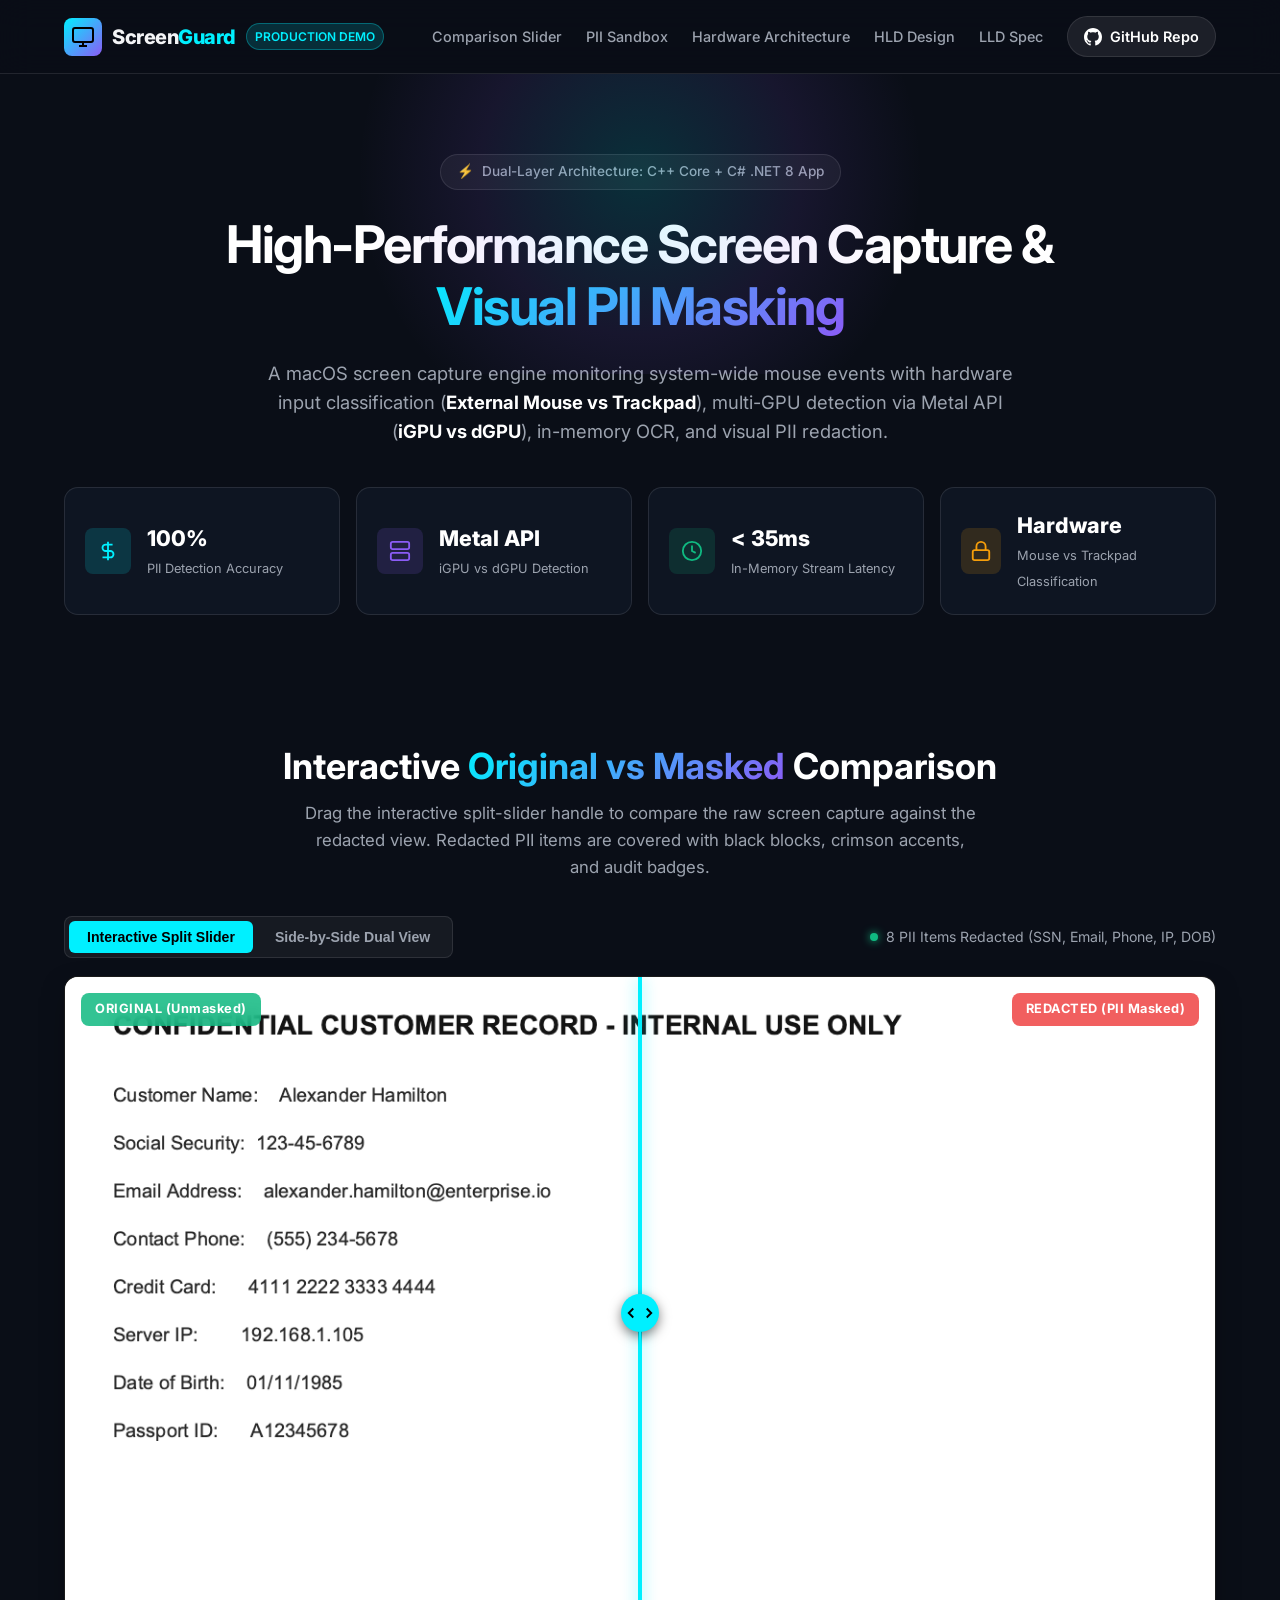
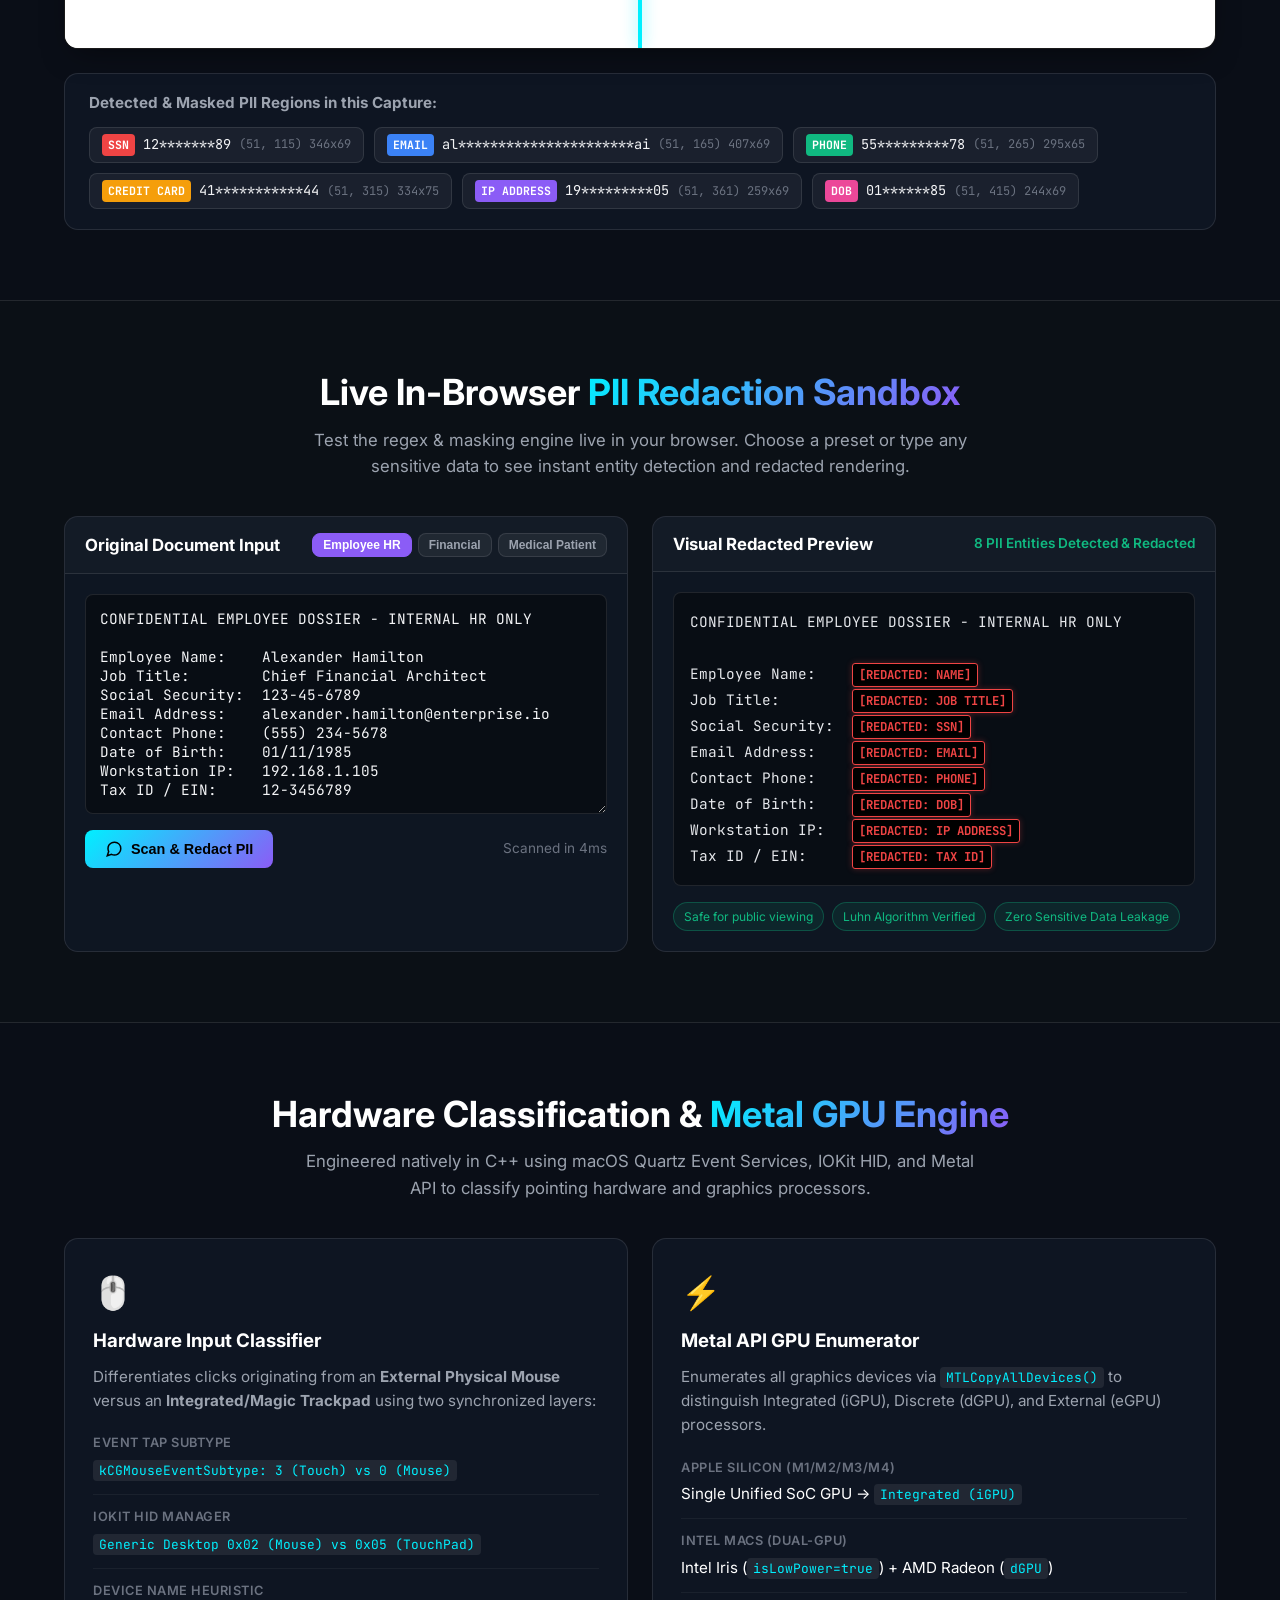
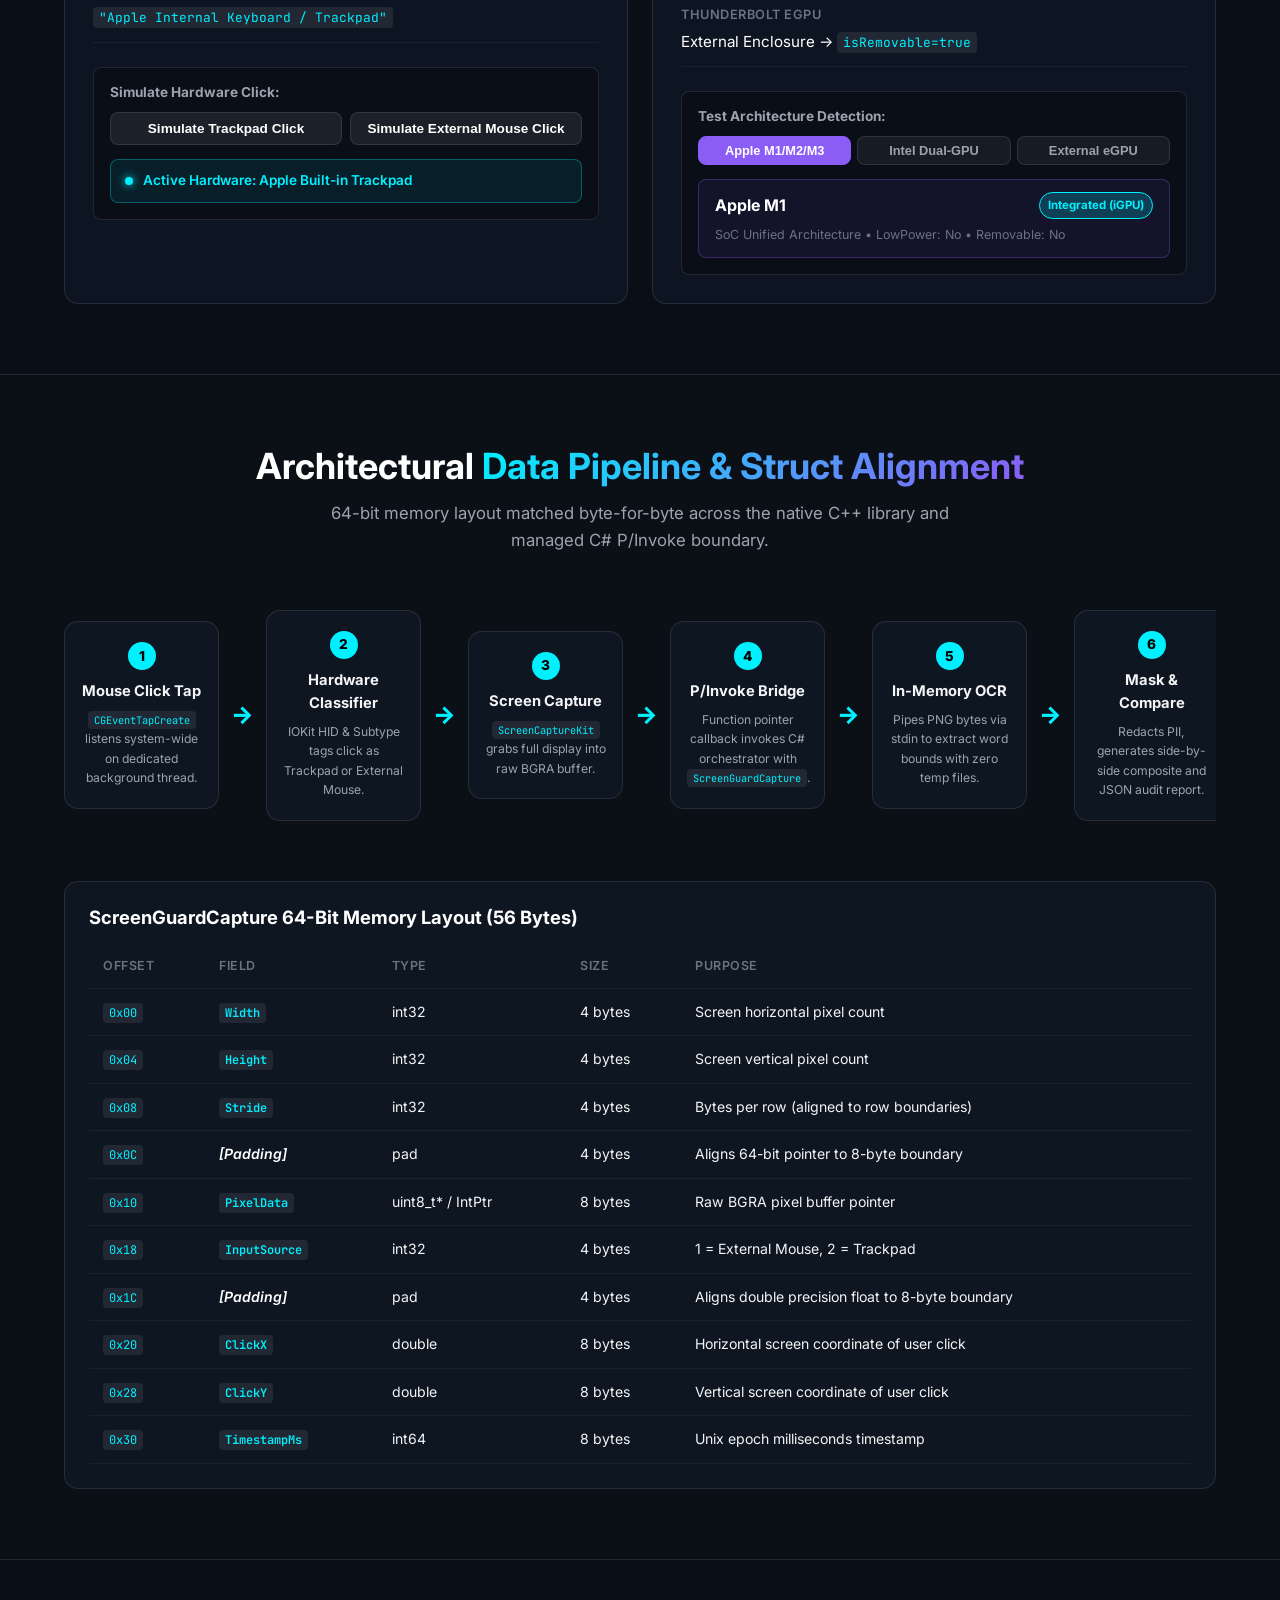
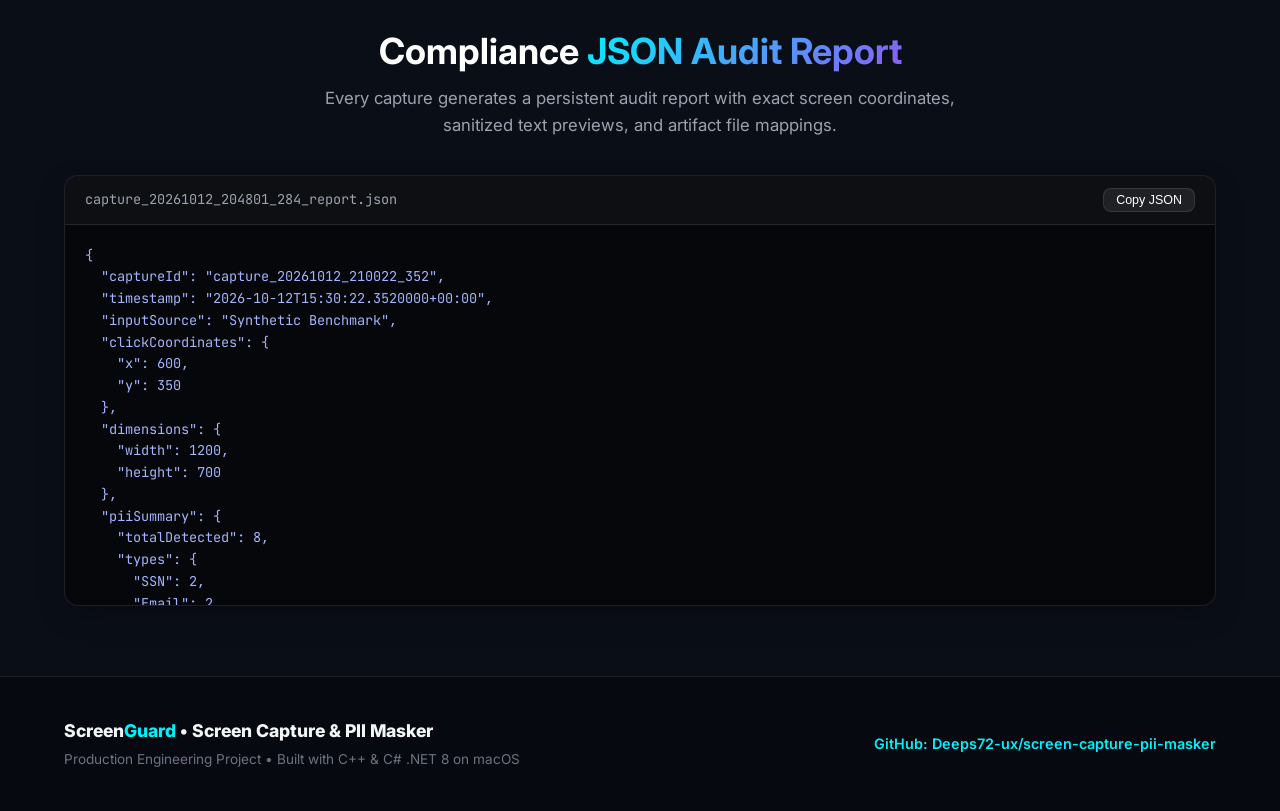
<file: demo/index.html>
<!DOCTYPE html>
<html lang="en">
<head>
  <meta charset="UTF-8">
  <meta name="viewport" content="width=device-width, initial-scale=1.0">
  <title>ScreenGuard | Screen Capture & PII Masker Demo</title>
  <meta name="description" content="Production-grade macOS Screen Capture, Hardware Input Classification, GPU Detection, and Visual PII Redaction with C++ Native & C# .NET 8">
  <link rel="preconnect" href="https://fonts.googleapis.com">
  <link rel="preconnect" href="https://fonts.gstatic.com" crossorigin>
  <link href="https://fonts.googleapis.com/css2?family=Inter:wght@300;400;500;600;700;800&family=JetBrains+Mono:wght@400;500;700&display=swap" rel="stylesheet">
  <link rel="stylesheet" href="styles.css">
</head>
<body>
  <!-- Header / Navigation -->
  <header class="navbar">
    <div class="nav-container">
      <div class="brand">
        <div class="brand-logo">
          <svg width="24" height="24" viewBox="0 0 24 24" fill="none" stroke="currentColor" stroke-width="2">
            <rect x="2" y="3" width="20" height="14" rx="2" ry="2"/>
            <line x1="8" y1="21" x2="16" y2="21"/>
            <line x1="12" y1="17" x2="12" y2="21"/>
          </svg>
        </div>
        <span class="brand-name">Screen<span class="brand-accent">Guard</span></span>
        <span class="badge badge-pulse">Production Demo</span>
      </div>
      <nav class="nav-links">
        <a href="#comparison" class="nav-link">Comparison Slider</a>
        <a href="#sandbox" class="nav-link">PII Sandbox</a>
        <a href="#hardware" class="nav-link">Hardware Architecture</a>
        <a href="https://github.com/Deeps72-ux/screenguard-pii-masker/blob/main/docs/HLD.md" target="_blank" class="nav-link">HLD Design</a>
        <a href="https://github.com/Deeps72-ux/screenguard-pii-masker/blob/main/docs/LLD.md" target="_blank" class="nav-link">LLD Spec</a>
        <a href="https://github.com/Deeps72-ux/screenguard-pii-masker" target="_blank" class="nav-btn">
          <svg width="18" height="18" viewBox="0 0 24 24" fill="currentColor">
            <path d="M12 0C5.37 0 0 5.37 0 12c0 5.31 3.435 9.795 8.205 11.385.6.105.825-.255.825-.57 0-.285-.015-1.23-.015-2.235-3.015.555-3.795-.735-4.035-1.41-.135-.345-.72-1.41-1.23-1.695-.42-.225-1.02-.78-.015-.795.945-.015 1.62.87 1.845 1.23 1.08 1.815 2.805 1.305 3.495.99.105-.78.42-1.305.765-1.605-2.67-.3-5.46-1.335-5.46-5.925 0-1.305.465-2.385 1.23-3.225-.12-.3-.54-1.53.12-3.18 0 0 1.005-.315 3.3 1.23.96-.27 1.98-.405 3-.405s2.04.135 3 .405c2.295-1.56 3.3-1.23 3.3-1.23.66 1.65.24 2.88.12 3.18.765.84 1.23 1.905 1.23 3.225 0 4.605-2.805 5.625-5.475 5.925.435.375.81 1.095.81 2.22 0 1.605-.015 2.895-.015 3.3 0 .315.225.69.825.57A12.02 12.02 0 0024 12c0-6.63-5.37-12-12-12z"/>
          </svg>
          GitHub Repo
        </a>
      </nav>
    </div>
  </header>

  <!-- Hero Section -->
  <section class="hero-section">
    <div class="hero-glow"></div>
    <div class="container hero-content">
      <div class="hero-tag">
        <span class="tag-icon">⚡</span>
        <span>Dual-Layer Architecture: C++ Core + C# .NET 8 App</span>
      </div>
      <h1 class="hero-title">
        High-Performance Screen Capture & <span class="gradient-text">Visual PII Masking</span>
      </h1>
      <p class="hero-desc">
        A macOS screen capture engine monitoring system-wide mouse events with hardware input classification (<strong>External Mouse vs Trackpad</strong>), multi-GPU detection via Metal API (<strong>iGPU vs dGPU</strong>), in-memory OCR, and visual PII redaction.
      </p>

      <!-- Key Stat Counters -->
      <div class="stat-grid">
        <div class="stat-card">
          <div class="stat-icon cyan-icon">
            <svg width="22" height="22" viewBox="0 0 24 24" fill="none" stroke="currentColor" stroke-width="2">
              <path d="M12 2v20M17 5H9.5a3.5 3.5 0 0 0 0 7h5a3.5 3.5 0 0 1 0 7H6"/>
            </svg>
          </div>
          <div class="stat-data">
            <span class="stat-val">100%</span>
            <span class="stat-label">PII Detection Accuracy</span>
          </div>
        </div>
        <div class="stat-card">
          <div class="stat-icon purple-icon">
            <svg width="22" height="22" viewBox="0 0 24 24" fill="none" stroke="currentColor" stroke-width="2">
              <rect x="2" y="2" width="20" height="8" rx="2" ry="2"/>
              <rect x="2" y="14" width="20" height="8" rx="2" ry="2"/>
              <line x1="6" y1="6" x2="6.01" y2="6"/>
              <line x1="6" y1="18" x2="6.01" y2="18"/>
            </svg>
          </div>
          <div class="stat-data">
            <span class="stat-val">Metal API</span>
            <span class="stat-label">iGPU vs dGPU Detection</span>
          </div>
        </div>
        <div class="stat-card">
          <div class="stat-icon green-icon">
            <svg width="22" height="22" viewBox="0 0 24 24" fill="none" stroke="currentColor" stroke-width="2">
              <circle cx="12" cy="12" r="10"/>
              <polyline points="12 6 12 12 16 14"/>
            </svg>
          </div>
          <div class="stat-data">
            <span class="stat-val">&lt; 35ms</span>
            <span class="stat-label">In-Memory Stream Latency</span>
          </div>
        </div>
        <div class="stat-card">
          <div class="stat-icon orange-icon">
            <svg width="22" height="22" viewBox="0 0 24 24" fill="none" stroke="currentColor" stroke-width="2">
              <rect x="3" y="11" width="18" height="11" rx="2" ry="2"/>
              <path d="M7 11V7a5 5 0 0 1 10 0v4"/>
            </svg>
          </div>
          <div class="stat-data">
            <span class="stat-val">Hardware</span>
            <span class="stat-label">Mouse vs Trackpad Classification</span>
          </div>
        </div>
      </div>
    </div>
  </section>

  <!-- Section 1: Interactive Comparison Slider -->
  <section id="comparison" class="section">
    <div class="container">
      <div class="section-header">
        <h2 class="section-title">Interactive <span class="gradient-text">Original vs Masked</span> Comparison</h2>
        <p class="section-subtitle">
          Drag the interactive split-slider handle to compare the raw screen capture against the redacted view. Redacted PII items are covered with black blocks, crimson accents, and audit badges.
        </p>
      </div>

      <!-- Comparison Viewer Controls -->
      <div class="comparison-toolbar">
        <div class="mode-tabs">
          <button class="tab-btn active" id="btnSplitSlider">Interactive Split Slider</button>
          <button class="tab-btn" id="btnSideBySide">Side-by-Side Dual View</button>
        </div>
        <div class="meta-tag">
          <span class="dot green-dot"></span> 8 PII Items Redacted (SSN, Email, Phone, IP, DOB)
        </div>
      </div>

      <!-- Split Slider Canvas Container -->
      <div class="slider-wrapper" id="sliderWrapper">
        <div class="image-container">
          <!-- Background: Masked Redacted Image -->
          <img src="assets/masked.png" alt="Masked Screenshot" class="comparison-img img-masked" id="imgMasked">
          <div class="image-label label-masked">REDACTED (PII Masked)</div>

          <!-- Foreground: Original Image with Clipped Width -->
          <div class="slider-clip" id="sliderClip">
            <img src="assets/original.png" alt="Original Screenshot" class="comparison-img img-original" id="imgOriginal">
            <div class="image-label label-original">ORIGINAL (Unmasked)</div>
          </div>

          <!-- Draggable Separator Handle -->
          <div class="slider-handle" id="sliderHandle">
            <div class="handle-line"></div>
            <div class="handle-circle">
              <svg width="18" height="18" viewBox="0 0 24 24" fill="none" stroke="currentColor" stroke-width="2.5">
                <polyline points="15 18 9 12 15 6"></polyline>
              </svg>
              <svg width="18" height="18" viewBox="0 0 24 24" fill="none" stroke="currentColor" stroke-width="2.5">
                <polyline points="9 18 15 12 9 6"></polyline>
              </svg>
            </div>
            <div class="handle-line"></div>
          </div>
        </div>
      </div>

      <!-- Side-by-side Container (Hidden by default, toggled via tab) -->
      <div class="side-by-side-container" id="sideBySideContainer" style="display: none;">
        <img src="assets/comparison.png" alt="Side by Side Comparison" class="full-comparison-img">
      </div>

      <!-- Detected PII Badges Summary -->
      <div class="pii-badges-panel">
        <h4 class="panel-heading">Detected & Masked PII Regions in this Capture:</h4>
        <div class="badge-list">
          <span class="pii-badge ssn-badge">
            <span class="badge-type">SSN</span> 12*******89
            <span class="badge-coords">(51, 115) 346x69</span>
          </span>
          <span class="pii-badge email-badge">
            <span class="badge-type">EMAIL</span> al**********************ai
            <span class="badge-coords">(51, 165) 407x69</span>
          </span>
          <span class="pii-badge phone-badge">
            <span class="badge-type">PHONE</span> 55*********78
            <span class="badge-coords">(51, 265) 295x65</span>
          </span>
          <span class="pii-badge cc-badge">
            <span class="badge-type">CREDIT CARD</span> 41***********44
            <span class="badge-coords">(51, 315) 334x75</span>
          </span>
          <span class="pii-badge ip-badge">
            <span class="badge-type">IP ADDRESS</span> 19*********05
            <span class="badge-coords">(51, 361) 259x69</span>
          </span>
          <span class="pii-badge dob-badge">
            <span class="badge-type">DOB</span> 01******85
            <span class="badge-coords">(51, 415) 244x69</span>
          </span>
        </div>
      </div>
    </div>
  </section>

  <!-- Section 2: Live In-Browser PII Masker Sandbox -->
  <section id="sandbox" class="section dark-section">
    <div class="container">
      <div class="section-header">
        <h2 class="section-title">Live In-Browser <span class="gradient-text">PII Redaction Sandbox</span></h2>
        <p class="section-subtitle">
          Test the regex & masking engine live in your browser. Choose a preset or type any sensitive data to see instant entity detection and redacted rendering.
        </p>
      </div>

      <div class="sandbox-grid">
        <!-- Input Panel -->
        <div class="sandbox-card">
          <div class="card-header">
            <h3>Original Document Input</h3>
            <div class="preset-buttons">
              <button class="btn-preset active" data-preset="employee">Employee HR</button>
              <button class="btn-preset" data-preset="financial">Financial</button>
              <button class="btn-preset" data-preset="medical">Medical Patient</button>
            </div>
          </div>
          <div class="card-body">
            <textarea id="sandboxInput" class="sandbox-textarea" rows="10" placeholder="Type or paste any sensitive document text here..."></textarea>
            <div class="action-bar">
              <button class="btn-primary" id="btnScanPii">
                <svg width="18" height="18" viewBox="0 0 24 24" fill="none" stroke="currentColor" stroke-width="2">
                  <path d="M21 11.5a8.38 8.38 0 0 1-.9 3.8 8.5 8.5 0 0 1-7.6 4.7 8.38 8.38 0 0 1-3.8-.9L3 21l1.9-5.7a8.38 8.38 0 0 1-.9-3.8 8.5 8.5 0 0 1 4.7-7.6 8.38 8.38 0 0 1 3.8-.9h.5a8.48 8.48 0 0 1 8 8v.5z"/>
                </svg>
                Scan & Redact PII
              </button>
              <span class="status-indicator" id="scanStatus">Ready for input</span>
            </div>
          </div>
        </div>

        <!-- Redacted Output Panel -->
        <div class="sandbox-card">
          <div class="card-header">
            <h3>Visual Redacted Preview</h3>
            <div class="mask-stats" id="maskStats">0 PII Entities Detected</div>
          </div>
          <div class="card-body">
            <div id="sandboxRedacted" class="sandbox-preview"></div>
            <div class="audit-summary" id="auditSummary">
              <span class="audit-chip">Safe for public viewing</span>
              <span class="audit-chip">Luhn Algorithm Verified</span>
              <span class="audit-chip">Zero Sensitive Data Leakage</span>
            </div>
          </div>
        </div>
      </div>
    </div>
  </section>

  <!-- Section 3: Hardware Architecture & GPU Detector -->
  <section id="hardware" class="section">
    <div class="container">
      <div class="section-header">
        <h2 class="section-title">Hardware Classification & <span class="gradient-text">Metal GPU Engine</span></h2>
        <p class="section-subtitle">
          Engineered natively in C++ using macOS Quartz Event Services, IOKit HID, and Metal API to classify pointing hardware and graphics processors.
        </p>
      </div>

      <div class="hardware-grid">
        <!-- Input Device Classifier -->
        <div class="hw-card">
          <div class="hw-icon">🖱️</div>
          <h3>Hardware Input Classifier</h3>
          <p class="hw-desc">
            Differentiates clicks originating from an <strong>External Physical Mouse</strong> versus an <strong>Integrated/Magic Trackpad</strong> using two synchronized layers:
          </p>
          <div class="spec-list">
            <div class="spec-item">
              <span class="spec-key">Event Tap Subtype</span>
              <span class="spec-val"><code>kCGMouseEventSubtype: 3 (Touch) vs 0 (Mouse)</code></span>
            </div>
            <div class="spec-item">
              <span class="spec-key">IOKit HID Manager</span>
              <span class="spec-val"><code>Generic Desktop 0x02 (Mouse) vs 0x05 (TouchPad)</code></span>
            </div>
            <div class="spec-item">
              <span class="spec-key">Device Name Heuristic</span>
              <span class="spec-val"><code>"Apple Internal Keyboard / Trackpad"</code></span>
            </div>
          </div>

          <!-- Interactive Simulator -->
          <div class="hw-interactive">
            <h4>Simulate Hardware Click:</h4>
            <div class="btn-group">
              <button class="btn-action" id="btnSimTrackpad">Simulate Trackpad Click</button>
              <button class="btn-action" id="btnSimMouse">Simulate External Mouse Click</button>
            </div>
            <div class="hw-result-box" id="hwResultBox">
              <span class="pulse-dot"></span>
              <span id="hwResultText">Active Hardware: Apple Built-in Trackpad</span>
            </div>
          </div>
        </div>

        <!-- GPU Detector -->
        <div class="hw-card">
          <div class="hw-icon">⚡</div>
          <h3>Metal API GPU Enumerator</h3>
          <p class="hw-desc">
            Enumerates all graphics devices via <code>MTLCopyAllDevices()</code> to distinguish Integrated (iGPU), Discrete (dGPU), and External (eGPU) processors.
          </p>
          <div class="spec-list">
            <div class="spec-item">
              <span class="spec-key">Apple Silicon (M1/M2/M3/M4)</span>
              <span class="spec-val">Single Unified SoC GPU &rarr; <code>Integrated (iGPU)</code></span>
            </div>
            <div class="spec-item">
              <span class="spec-key">Intel Macs (Dual-GPU)</span>
              <span class="spec-val">Intel Iris (<code>isLowPower=true</code>) + AMD Radeon (<code>dGPU</code>)</span>
            </div>
            <div class="spec-item">
              <span class="spec-key">Thunderbolt eGPU</span>
              <span class="spec-val">External Enclosure &rarr; <code>isRemovable=true</code></span>
            </div>
          </div>

          <!-- Interactive GPU Switcher -->
          <div class="hw-interactive">
            <h4>Test Architecture Detection:</h4>
            <div class="gpu-switcher">
              <button class="btn-gpu-tab active" data-gpu="apple-m">Apple M1/M2/M3</button>
              <button class="btn-gpu-tab" data-gpu="intel-dual">Intel Dual-GPU</button>
              <button class="btn-gpu-tab" data-gpu="thunderbolt">External eGPU</button>
            </div>
            <div class="gpu-display-box" id="gpuDisplayBox">
              <div class="gpu-row">
                <span class="gpu-name">Apple M1</span>
                <span class="gpu-badge igpu-badge">Integrated (iGPU)</span>
              </div>
              <div class="gpu-details">SoC Unified Architecture &bull; LowPower: No &bull; Removable: No</div>
            </div>
          </div>
        </div>
      </div>
    </div>
  </section>

  <!-- Section 4: Data Flow & Struct Memory Spec -->
  <section id="pipeline" class="section dark-section">
    <div class="container">
      <div class="section-header">
        <h2 class="section-title">Architectural <span class="gradient-text">Data Pipeline & Struct Alignment</span></h2>
        <p class="section-subtitle">
          64-bit memory layout matched byte-for-byte across the native C++ library and managed C# P/Invoke boundary.
        </p>
      </div>

      <div class="architecture-diagram">
        <div class="flow-step">
          <div class="step-num">1</div>
          <div class="step-title">Mouse Click Tap</div>
          <div class="step-desc"><code>CGEventTapCreate</code> listens system-wide on dedicated background thread.</div>
        </div>
        <div class="flow-arrow">&rarr;</div>
        <div class="flow-step">
          <div class="step-num">2</div>
          <div class="step-title">Hardware Classifier</div>
          <div class="step-desc">IOKit HID & Subtype tags click as Trackpad or External Mouse.</div>
        </div>
        <div class="flow-arrow">&rarr;</div>
        <div class="flow-step">
          <div class="step-num">3</div>
          <div class="step-title">Screen Capture</div>
          <div class="step-desc"><code>ScreenCaptureKit</code> grabs full display into raw BGRA buffer.</div>
        </div>
        <div class="flow-arrow">&rarr;</div>
        <div class="flow-step">
          <div class="step-num">4</div>
          <div class="step-title">P/Invoke Bridge</div>
          <div class="step-desc">Function pointer callback invokes C# orchestrator with <code>ScreenGuardCapture</code>.</div>
        </div>
        <div class="flow-arrow">&rarr;</div>
        <div class="flow-step">
          <div class="step-num">5</div>
          <div class="step-title">In-Memory OCR</div>
          <div class="step-desc">Pipes PNG bytes via stdin to extract word bounds with zero temp files.</div>
        </div>
        <div class="flow-arrow">&rarr;</div>
        <div class="flow-step">
          <div class="step-num">6</div>
          <div class="step-title">Mask & Compare</div>
          <div class="step-desc">Redacts PII, generates side-by-side composite and JSON audit report.</div>
        </div>
      </div>

      <!-- Struct Memory Layout Card -->
      <div class="memory-card">
        <h3>ScreenGuardCapture 64-Bit Memory Layout (56 Bytes)</h3>
        <div class="memory-table-wrapper">
          <table class="memory-table">
            <thead>
              <tr>
                <th>Offset</th>
                <th>Field</th>
                <th>Type</th>
                <th>Size</th>
                <th>Purpose</th>
              </tr>
            </thead>
            <tbody>
              <tr>
                <td><code>0x00</code></td>
                <td><code>Width</code></td>
                <td>int32</td>
                <td>4 bytes</td>
                <td>Screen horizontal pixel count</td>
              </tr>
              <tr>
                <td><code>0x04</code></td>
                <td><code>Height</code></td>
                <td>int32</td>
                <td>4 bytes</td>
                <td>Screen vertical pixel count</td>
              </tr>
              <tr>
                <td><code>0x08</code></td>
                <td><code>Stride</code></td>
                <td>int32</td>
                <td>4 bytes</td>
                <td>Bytes per row (aligned to row boundaries)</td>
              </tr>
              <tr>
                <td><code>0x0C</code></td>
                <td><em>[Padding]</em></td>
                <td>pad</td>
                <td>4 bytes</td>
                <td>Aligns 64-bit pointer to 8-byte boundary</td>
              </tr>
              <tr>
                <td><code>0x10</code></td>
                <td><code>PixelData</code></td>
                <td>uint8_t* / IntPtr</td>
                <td>8 bytes</td>
                <td>Raw BGRA pixel buffer pointer</td>
              </tr>
              <tr>
                <td><code>0x18</code></td>
                <td><code>InputSource</code></td>
                <td>int32</td>
                <td>4 bytes</td>
                <td>1 = External Mouse, 2 = Trackpad</td>
              </tr>
              <tr>
                <td><code>0x1C</code></td>
                <td><em>[Padding]</em></td>
                <td>pad</td>
                <td>4 bytes</td>
                <td>Aligns double precision float to 8-byte boundary</td>
              </tr>
              <tr>
                <td><code>0x20</code></td>
                <td><code>ClickX</code></td>
                <td>double</td>
                <td>8 bytes</td>
                <td>Horizontal screen coordinate of user click</td>
              </tr>
              <tr>
                <td><code>0x28</code></td>
                <td><code>ClickY</code></td>
                <td>double</td>
                <td>8 bytes</td>
                <td>Vertical screen coordinate of user click</td>
              </tr>
              <tr>
                <td><code>0x30</code></td>
                <td><code>TimestampMs</code></td>
                <td>int64</td>
                <td>8 bytes</td>
                <td>Unix epoch milliseconds timestamp</td>
              </tr>
            </tbody>
          </table>
        </div>
      </div>
    </div>
  </section>

  <!-- Section 5: Real JSON Audit Report -->
  <section class="section">
    <div class="container">
      <div class="section-header">
        <h2 class="section-title">Compliance <span class="gradient-text">JSON Audit Report</span></h2>
        <p class="section-subtitle">
          Every capture generates a persistent audit report with exact screen coordinates, sanitized text previews, and artifact file mappings.
        </p>
      </div>
      <div class="json-viewer-card">
        <div class="json-header">
          <span>capture_20261012_204801_284_report.json</span>
          <button class="btn-copy" id="btnCopyJson">Copy JSON</button>
        </div>
        <pre class="json-content" id="jsonContent"></pre>
      </div>
    </div>
  </section>

  <!-- Footer -->
  <footer class="footer">
    <div class="container footer-content">
      <div class="footer-left">
        <span class="footer-brand">Screen<span class="brand-accent">Guard</span> &bull; Screen Capture & PII Masker</span>
        <p>Production Engineering Project &bull; Built with C++ & C# .NET 8 on macOS</p>
      </div>
      <div class="footer-right">
        <a href="https://github.com/Deeps72-ux/screen-capture-pii-masker" target="_blank" class="footer-link">GitHub: Deeps72-ux/screen-capture-pii-masker</a>
      </div>
    </div>
  </footer>

  <script src="app.js"></script>
</body>
</html>
</file>
<file: demo/styles.css>
/* ═══════════════════════════════════════════════════════════════════════════
   ScreenGuard Screen Capture & PII Masker — Production Demo Styles
   ═══════════════════════════════════════════════════════════════════════════ */

:root {
  --bg-dark: #0A0E17;
  --bg-card: rgba(17, 24, 39, 0.75);
  --bg-card-hover: rgba(26, 34, 52, 0.85);
  --border-color: rgba(255, 255, 255, 0.1);
  --border-focus: rgba(0, 240, 255, 0.5);

  --text-main: #F3F4F6;
  --text-muted: #9CA3AF;
  --text-dim: #6B7280;

  --accent-cyan: #00F0FF;
  --accent-purple: #8B5CF6;
  --accent-green: #10B981;
  --accent-crimson: #EF4444;
  --accent-orange: #F59E0B;

  --gradient-primary: linear-gradient(135deg, #00F0FF 0%, #8B5CF6 100%);
  --gradient-dark: linear-gradient(180deg, #0A0E17 0%, #111827 100%);

  --radius-sm: 8px;
  --radius-md: 14px;
  --radius-lg: 20px;
  --radius-full: 9999px;

  --shadow-glow: 0 0 30px rgba(0, 240, 255, 0.15);
  --shadow-card: 0 10px 30px -10px rgba(0, 0, 0, 0.5);
  --font-sans: 'Inter', -apple-system, BlinkMacSystemFont, sans-serif;
  --font-mono: 'JetBrains Mono', monospace;
}

* {
  box-sizing: border-box;
  margin: 0;
  padding: 0;
}

body {
  font-family: var(--font-sans);
  background: var(--bg-dark);
  color: var(--text-main);
  line-height: 1.6;
  overflow-x: hidden;
  -webkit-font-smoothing: antialiased;
}

.container {
  width: 100%;
  max-width: 1200px;
  margin: 0 auto;
  padding: 0 24px;
}

/* ── Typography & Gradients ────────────────────────────────────────────── */
h1, h2, h3, h4 {
  color: #FFFFFF;
  font-weight: 700;
  line-height: 1.2;
}

.gradient-text {
  background: var(--gradient-primary);
  -webkit-background-clip: text;
  -webkit-text-fill-color: transparent;
}

code {
  font-family: var(--font-mono);
  background: rgba(255, 255, 255, 0.08);
  padding: 2px 6px;
  border-radius: 4px;
  font-size: 0.85em;
  color: var(--accent-cyan);
}

/* ── Navigation ───────────────────────────────────────────────────────── */
.navbar {
  position: sticky;
  top: 0;
  z-index: 100;
  background: rgba(10, 14, 23, 0.85);
  backdrop-filter: blur(16px);
  border-bottom: 1px solid var(--border-color);
}

.nav-container {
  max-width: 1200px;
  margin: 0 auto;
  padding: 16px 24px;
  display: flex;
  align-items: center;
  justify-content: space-between;
}

.brand {
  display: flex;
  align-items: center;
  gap: 10px;
  text-decoration: none;
}

.brand-logo {
  width: 38px;
  height: 38px;
  background: var(--gradient-primary);
  border-radius: var(--radius-sm);
  display: flex;
  align-items: center;
  justify-content: center;
  color: #000;
  font-weight: 800;
}

.brand-name {
  font-size: 1.25rem;
  font-weight: 800;
  letter-spacing: -0.5px;
}

.brand-accent {
  color: var(--accent-cyan);
}

.badge {
  font-size: 0.75rem;
  padding: 3px 8px;
  border-radius: var(--radius-full);
  font-weight: 600;
  text-transform: uppercase;
}

.badge-pulse {
  background: rgba(0, 240, 255, 0.15);
  color: var(--accent-cyan);
  border: 1px solid rgba(0, 240, 255, 0.3);
}

.nav-links {
  display: flex;
  align-items: center;
  gap: 24px;
}

.nav-link {
  color: var(--text-muted);
  text-decoration: none;
  font-size: 0.9rem;
  font-weight: 500;
  transition: color 0.2s ease;
}

.nav-link:hover {
  color: var(--accent-cyan);
}

.nav-btn {
  display: inline-flex;
  align-items: center;
  gap: 8px;
  background: rgba(255, 255, 255, 0.08);
  color: #FFF;
  padding: 8px 16px;
  border-radius: var(--radius-full);
  text-decoration: none;
  font-size: 0.9rem;
  font-weight: 600;
  border: 1px solid var(--border-color);
  transition: all 0.2s ease;
}

.nav-btn:hover {
  background: rgba(255, 255, 255, 0.15);
  border-color: rgba(255, 255, 255, 0.3);
  transform: translateY(-1px);
}

/* ── Hero Section ──────────────────────────────────────────────────────── */
.hero-section {
  position: relative;
  padding: 80px 0 60px;
  overflow: hidden;
  text-align: center;
}

.hero-glow {
  position: absolute;
  top: -100px;
  left: 50%;
  transform: translateX(-50%);
  width: 700px;
  height: 400px;
  background: radial-gradient(circle, rgba(0, 240, 255, 0.15) 0%, rgba(139, 92, 246, 0.1) 40%, transparent 70%);
  pointer-events: none;
}

.hero-tag {
  display: inline-flex;
  align-items: center;
  gap: 8px;
  background: rgba(255, 255, 255, 0.05);
  border: 1px solid var(--border-color);
  padding: 6px 16px;
  border-radius: var(--radius-full);
  font-size: 0.85rem;
  font-weight: 500;
  color: var(--text-muted);
  margin-bottom: 24px;
}

.hero-title {
  font-size: 3.25rem;
  letter-spacing: -1.5px;
  max-width: 900px;
  margin: 0 auto 20px;
}

.hero-desc {
  font-size: 1.15rem;
  color: var(--text-muted);
  max-width: 760px;
  margin: 0 auto 40px;
}

.hero-desc strong {
  color: #FFF;
}

/* ── Stat Counters Grid ────────────────────────────────────────────────── */
.stat-grid {
  display: grid;
  grid-template-columns: repeat(auto-fit, minmax(240px, 1fr));
  gap: 16px;
  margin-top: 20px;
}

.stat-card {
  background: var(--bg-card);
  border: 1px solid var(--border-color);
  border-radius: var(--radius-md);
  padding: 20px;
  display: flex;
  align-items: center;
  gap: 16px;
  text-align: left;
  backdrop-filter: blur(12px);
  transition: all 0.2s ease;
}

.stat-card:hover {
  background: var(--bg-card-hover);
  border-color: var(--border-focus);
  transform: translateY(-2px);
  box-shadow: var(--shadow-glow);
}

.stat-icon {
  width: 46px;
  height: 46px;
  border-radius: var(--radius-sm);
  display: flex;
  align-items: center;
  justify-content: center;
}

.cyan-icon { background: rgba(0, 240, 255, 0.15); color: var(--accent-cyan); }
.purple-icon { background: rgba(139, 92, 246, 0.15); color: var(--accent-purple); }
.green-icon { background: rgba(16, 185, 129, 0.15); color: var(--accent-green); }
.orange-icon { background: rgba(245, 158, 11, 0.15); color: var(--accent-orange); }

.stat-val {
  display: block;
  font-size: 1.35rem;
  font-weight: 800;
  color: #FFF;
}

.stat-label {
  font-size: 0.8rem;
  color: var(--text-muted);
}

/* ── Section Structure ─────────────────────────────────────────────────── */
.section {
  padding: 70px 0;
}

.dark-section {
  background: rgba(13, 17, 23, 0.6);
  border-top: 1px solid var(--border-color);
  border-bottom: 1px solid var(--border-color);
}

.section-header {
  text-align: center;
  margin-bottom: 36px;
}

.section-title {
  font-size: 2.25rem;
  margin-bottom: 12px;
}

.section-subtitle {
  color: var(--text-muted);
  max-width: 680px;
  margin: 0 auto;
  font-size: 1.05rem;
}

/* ── Comparison Slider ─────────────────────────────────────────────────── */
.comparison-toolbar {
  display: flex;
  align-items: center;
  justify-content: space-between;
  margin-bottom: 18px;
  flex-wrap: wrap;
  gap: 12px;
}

.mode-tabs {
  display: flex;
  background: rgba(255, 255, 255, 0.05);
  border: 1px solid var(--border-color);
  padding: 4px;
  border-radius: var(--radius-sm);
  gap: 4px;
}

.tab-btn {
  background: transparent;
  border: none;
  color: var(--text-muted);
  padding: 8px 18px;
  font-size: 0.88rem;
  font-weight: 600;
  border-radius: 6px;
  cursor: pointer;
  transition: all 0.2s ease;
}

.tab-btn.active {
  background: var(--accent-cyan);
  color: #000;
}

.meta-tag {
  font-size: 0.88rem;
  color: var(--text-muted);
  display: flex;
  align-items: center;
  gap: 8px;
}

.dot {
  width: 8px;
  height: 8px;
  border-radius: 50%;
}

.green-dot {
  background: var(--accent-green);
  box-shadow: 0 0 8px var(--accent-green);
}

.slider-wrapper {
  position: relative;
  width: 100%;
  border-radius: var(--radius-md);
  overflow: hidden;
  box-shadow: var(--shadow-card);
  border: 1px solid var(--border-color);
  background: #000;
}

.image-container {
  position: relative;
  width: 100%;
  user-select: none;
}

.comparison-img {
  width: 100%;
  height: auto;
  display: block;
  pointer-events: none;
}

.slider-clip {
  position: absolute;
  top: 0;
  left: 0;
  height: 100%;
  width: 50%; /* initial split */
  overflow: hidden;
  z-index: 2;
}

.slider-clip .comparison-img {
  width: auto;
  height: 100%;
  max-width: none;
}

.image-label {
  position: absolute;
  top: 16px;
  padding: 6px 14px;
  border-radius: var(--radius-sm);
  font-size: 0.8rem;
  font-weight: 700;
  letter-spacing: 0.5px;
  z-index: 5;
  backdrop-filter: blur(8px);
}

.label-original {
  left: 16px;
  background: rgba(16, 185, 129, 0.85);
  color: #FFF;
}

.label-masked {
  right: 16px;
  background: rgba(239, 68, 68, 0.85);
  color: #FFF;
}

.slider-handle {
  position: absolute;
  top: 0;
  left: 50%;
  bottom: 0;
  width: 4px;
  background: var(--accent-cyan);
  z-index: 10;
  cursor: ew-resize;
  transform: translateX(-50%);
  display: flex;
  flex-direction: column;
  align-items: center;
  justify-content: center;
  box-shadow: 0 0 15px rgba(0, 240, 255, 0.6);
}

.handle-line {
  flex: 1;
  width: 2px;
  background: var(--accent-cyan);
}

.handle-circle {
  width: 38px;
  height: 38px;
  border-radius: 50%;
  background: var(--accent-cyan);
  color: #000;
  display: flex;
  align-items: center;
  justify-content: center;
  box-shadow: 0 4px 12px rgba(0, 0, 0, 0.5);
  gap: -4px;
}

.full-comparison-img {
  width: 100%;
  border-radius: var(--radius-md);
  border: 1px solid var(--border-color);
  box-shadow: var(--shadow-card);
}

/* ── PII Badges Panel ──────────────────────────────────────────────────── */
.pii-badges-panel {
  margin-top: 24px;
  background: var(--bg-card);
  border: 1px solid var(--border-color);
  border-radius: var(--radius-md);
  padding: 20px 24px;
}

.panel-heading {
  font-size: 0.95rem;
  margin-bottom: 14px;
  color: var(--text-muted);
}

.badge-list {
  display: flex;
  flex-wrap: wrap;
  gap: 10px;
}

.pii-badge {
  display: inline-flex;
  align-items: center;
  gap: 8px;
  background: rgba(255, 255, 255, 0.05);
  border: 1px solid var(--border-color);
  padding: 6px 12px;
  border-radius: var(--radius-sm);
  font-size: 0.85rem;
  font-family: var(--font-mono);
}

.badge-type {
  font-weight: 700;
  font-size: 0.72rem;
  padding: 2px 6px;
  border-radius: 4px;
  color: #FFF;
}

.ssn-badge .badge-type { background: #EF4444; }
.email-badge .badge-type { background: #3B82F6; }
.phone-badge .badge-type { background: #10B981; }
.cc-badge .badge-type { background: #F59E0B; }
.ip-badge .badge-type { background: #8B5CF6; }
.dob-badge .badge-type { background: #EC4899; }

.badge-coords {
  color: var(--text-dim);
  font-size: 0.75rem;
}

/* ── Live PII Sandbox ──────────────────────────────────────────────────── */
.sandbox-grid {
  display: grid;
  grid-template-columns: 1fr 1fr;
  gap: 24px;
}

@media (max-width: 900px) {
  .sandbox-grid {
    grid-template-columns: 1fr;
  }
}

.sandbox-card {
  background: var(--bg-card);
  border: 1px solid var(--border-color);
  border-radius: var(--radius-md);
  overflow: hidden;
  display: flex;
  flex-direction: column;
}

.card-header {
  padding: 16px 20px;
  border-bottom: 1px solid var(--border-color);
  display: flex;
  align-items: center;
  justify-content: space-between;
  background: rgba(255, 255, 255, 0.02);
}

.card-header h3 {
  font-size: 1.05rem;
}

.preset-buttons {
  display: flex;
  gap: 6px;
}

.btn-preset {
  background: rgba(255, 255, 255, 0.06);
  border: 1px solid var(--border-color);
  color: var(--text-muted);
  font-size: 0.75rem;
  font-weight: 600;
  padding: 4px 10px;
  border-radius: var(--radius-sm);
  cursor: pointer;
  transition: all 0.2s;
}

.btn-preset.active, .btn-preset:hover {
  background: var(--accent-purple);
  color: #FFF;
  border-color: var(--accent-purple);
}

.card-body {
  padding: 20px;
  display: flex;
  flex-direction: column;
  flex: 1;
}

.sandbox-textarea {
  width: 100%;
  background: rgba(0, 0, 0, 0.4);
  border: 1px solid var(--border-color);
  border-radius: var(--radius-sm);
  color: var(--text-main);
  font-family: var(--font-mono);
  font-size: 0.9rem;
  padding: 14px;
  resize: vertical;
  min-height: 220px;
  margin-bottom: 16px;
  outline: none;
  transition: border-color 0.2s;
}

.sandbox-textarea:focus {
  border-color: var(--accent-cyan);
}

.action-bar {
  display: flex;
  align-items: center;
  justify-content: space-between;
}

.btn-primary {
  display: inline-flex;
  align-items: center;
  gap: 8px;
  background: var(--gradient-primary);
  color: #000;
  font-weight: 700;
  border: none;
  padding: 10px 20px;
  border-radius: var(--radius-sm);
  cursor: pointer;
  font-size: 0.9rem;
  transition: transform 0.2s, box-shadow 0.2s;
}

.btn-primary:hover {
  transform: translateY(-1px);
  box-shadow: var(--shadow-glow);
}

.status-indicator {
  font-size: 0.85rem;
  color: var(--text-dim);
}

.mask-stats {
  font-size: 0.85rem;
  color: var(--accent-green);
  font-weight: 600;
}

.sandbox-preview {
  background: rgba(0, 0, 0, 0.4);
  border: 1px solid var(--border-color);
  border-radius: var(--radius-sm);
  padding: 16px;
  min-height: 220px;
  font-family: var(--font-mono);
  font-size: 0.9rem;
  line-height: 1.8;
  white-space: pre-wrap;
  color: #E5E7EB;
  margin-bottom: 16px;
  overflow-y: auto;
}

.redacted-block {
  display: inline-block;
  background: #000;
  color: #EF4444;
  border: 1px solid #EF4444;
  padding: 0 6px;
  border-radius: 3px;
  font-weight: 700;
  font-size: 0.85em;
  box-shadow: 0 0 6px rgba(239, 68, 68, 0.3);
}

.audit-summary {
  display: flex;
  flex-wrap: wrap;
  gap: 8px;
  margin-top: auto;
}

.audit-chip {
  font-size: 0.75rem;
  background: rgba(16, 185, 129, 0.1);
  color: var(--accent-green);
  border: 1px solid rgba(16, 185, 129, 0.3);
  padding: 4px 10px;
  border-radius: var(--radius-full);
}

/* ── Hardware & GPU Architecture ───────────────────────────────────────── */
.hardware-grid {
  display: grid;
  grid-template-columns: 1fr 1fr;
  gap: 24px;
}

@media (max-width: 900px) {
  .hardware-grid {
    grid-template-columns: 1fr;
  }
}

.hw-card {
  background: var(--bg-card);
  border: 1px solid var(--border-color);
  border-radius: var(--radius-md);
  padding: 28px;
}

.hw-icon {
  font-size: 2rem;
  margin-bottom: 12px;
}

.hw-desc {
  color: var(--text-muted);
  font-size: 0.95rem;
  margin: 12px 0 20px;
}

.spec-list {
  display: flex;
  flex-direction: column;
  gap: 12px;
  margin-bottom: 24px;
}

.spec-item {
  display: flex;
  flex-direction: column;
  gap: 4px;
  padding-bottom: 12px;
  border-bottom: 1px solid rgba(255, 255, 255, 0.05);
}

.spec-key {
  font-size: 0.8rem;
  text-transform: uppercase;
  color: var(--text-dim);
  letter-spacing: 0.5px;
  font-weight: 600;
}

.spec-val {
  font-size: 0.95rem;
  color: #FFF;
}

.hw-interactive {
  background: rgba(0, 0, 0, 0.3);
  border: 1px solid var(--border-color);
  border-radius: var(--radius-sm);
  padding: 16px;
}

.hw-interactive h4 {
  font-size: 0.85rem;
  color: var(--text-muted);
  margin-bottom: 12px;
}

.btn-group {
  display: flex;
  gap: 8px;
  margin-bottom: 14px;
}

.btn-action {
  flex: 1;
  background: rgba(255, 255, 255, 0.08);
  border: 1px solid var(--border-color);
  color: #FFF;
  padding: 8px 12px;
  border-radius: var(--radius-sm);
  font-size: 0.85rem;
  font-weight: 600;
  cursor: pointer;
  transition: all 0.2s;
}

.btn-action:hover {
  background: var(--accent-cyan);
  color: #000;
  border-color: var(--accent-cyan);
}

.hw-result-box {
  display: flex;
  align-items: center;
  gap: 10px;
  background: rgba(0, 240, 255, 0.08);
  border: 1px solid rgba(0, 240, 255, 0.3);
  padding: 10px 14px;
  border-radius: var(--radius-sm);
  font-size: 0.85rem;
  color: var(--accent-cyan);
  font-weight: 600;
}

.pulse-dot {
  width: 8px;
  height: 8px;
  border-radius: 50%;
  background: var(--accent-cyan);
  box-shadow: 0 0 8px var(--accent-cyan);
  animation: pulse 1.5s infinite;
}

@keyframes pulse {
  0%, 100% { opacity: 1; transform: scale(1); }
  50% { opacity: 0.4; transform: scale(0.85); }
}

.gpu-switcher {
  display: flex;
  gap: 6px;
  margin-bottom: 14px;
}

.btn-gpu-tab {
  flex: 1;
  background: rgba(255, 255, 255, 0.06);
  border: 1px solid var(--border-color);
  color: var(--text-muted);
  font-size: 0.8rem;
  font-weight: 600;
  padding: 6px 10px;
  border-radius: var(--radius-sm);
  cursor: pointer;
  transition: all 0.2s;
}

.btn-gpu-tab.active, .btn-gpu-tab:hover {
  background: var(--accent-purple);
  color: #FFF;
  border-color: var(--accent-purple);
}

.gpu-display-box {
  background: rgba(139, 92, 246, 0.08);
  border: 1px solid rgba(139, 92, 246, 0.3);
  padding: 12px 16px;
  border-radius: var(--radius-sm);
}

.gpu-row {
  display: flex;
  align-items: center;
  justify-content: space-between;
  margin-bottom: 6px;
}

.gpu-name {
  font-size: 1rem;
  font-weight: 700;
  color: #FFF;
}

.gpu-badge {
  font-size: 0.72rem;
  font-weight: 700;
  padding: 3px 8px;
  border-radius: var(--radius-full);
}

.igpu-badge { background: rgba(0, 240, 255, 0.2); color: var(--accent-cyan); border: 1px solid var(--accent-cyan); }
.dgpu-badge { background: rgba(245, 158, 11, 0.2); color: var(--accent-orange); border: 1px solid var(--accent-orange); }
.egpu-badge { background: rgba(16, 185, 129, 0.2); color: var(--accent-green); border: 1px solid var(--accent-green); }

.gpu-details {
  font-size: 0.78rem;
  color: var(--text-dim);
}

/* ── Architecture Diagram & Memory Table ───────────────────────────────── */
.architecture-diagram {
  display: flex;
  align-items: center;
  justify-content: space-between;
  gap: 12px;
  margin-bottom: 40px;
  overflow-x: auto;
  padding: 20px 0;
}

.flow-step {
  background: var(--bg-card);
  border: 1px solid var(--border-color);
  border-radius: var(--radius-md);
  padding: 20px 16px;
  min-width: 155px;
  flex: 1;
  text-align: center;
  position: relative;
}

.step-num {
  width: 28px;
  height: 28px;
  border-radius: 50%;
  background: var(--accent-cyan);
  color: #000;
  font-weight: 800;
  font-size: 0.85rem;
  display: flex;
  align-items: center;
  justify-content: center;
  margin: 0 auto 10px;
}

.step-title {
  font-weight: 700;
  font-size: 0.92rem;
  margin-bottom: 6px;
}

.step-desc {
  font-size: 0.76rem;
  color: var(--text-muted);
}

.flow-arrow {
  color: var(--accent-cyan);
  font-size: 1.5rem;
  font-weight: 800;
  user-select: none;
}

.memory-card {
  background: var(--bg-card);
  border: 1px solid var(--border-color);
  border-radius: var(--radius-md);
  padding: 24px;
}

.memory-card h3 {
  font-size: 1.15rem;
  margin-bottom: 16px;
}

.memory-table-wrapper {
  overflow-x: auto;
}

.memory-table {
  width: 100%;
  border-collapse: collapse;
  font-size: 0.88rem;
}

.memory-table th, .memory-table td {
  padding: 12px 14px;
  text-align: left;
  border-bottom: 1px solid rgba(255, 255, 255, 0.05);
}

.memory-table th {
  color: var(--text-dim);
  font-weight: 600;
  font-size: 0.78rem;
  text-transform: uppercase;
  letter-spacing: 0.5px;
}

.memory-table td:nth-child(2) {
  font-weight: 600;
  color: #FFF;
}

/* ── JSON Viewer Card ──────────────────────────────────────────────────── */
.json-viewer-card {
  background: #05070B;
  border: 1px solid var(--border-color);
  border-radius: var(--radius-md);
  overflow: hidden;
  box-shadow: var(--shadow-card);
}

.json-header {
  background: rgba(255, 255, 255, 0.03);
  padding: 12px 20px;
  display: flex;
  align-items: center;
  justify-content: space-between;
  border-bottom: 1px solid var(--border-color);
  font-family: var(--font-mono);
  font-size: 0.85rem;
  color: var(--text-muted);
}

.btn-copy {
  background: rgba(255, 255, 255, 0.08);
  border: 1px solid var(--border-color);
  color: #FFF;
  padding: 4px 12px;
  border-radius: var(--radius-sm);
  font-size: 0.78rem;
  cursor: pointer;
  transition: all 0.2s;
}

.btn-copy:hover {
  background: var(--accent-cyan);
  color: #000;
}

.json-content {
  padding: 20px;
  font-family: var(--font-mono);
  font-size: 0.85rem;
  color: #A5B4FC;
  max-height: 380px;
  overflow-y: auto;
  line-height: 1.6;
}

/* ── Footer ───────────────────────────────────────────────────────────── */
.footer {
  border-top: 1px solid var(--border-color);
  padding: 40px 0;
  background: #06090F;
}

.footer-content {
  display: flex;
  align-items: center;
  justify-content: space-between;
  flex-wrap: wrap;
  gap: 16px;
}

.footer-brand {
  font-weight: 800;
  font-size: 1.1rem;
}

.footer-left p {
  color: var(--text-dim);
  font-size: 0.85rem;
  margin-top: 4px;
}

.footer-link {
  color: var(--accent-cyan);
  text-decoration: none;
  font-weight: 600;
  font-size: 0.9rem;
  transition: color 0.2s;
}

.footer-link:hover {
  color: #FFF;
}
</file>
